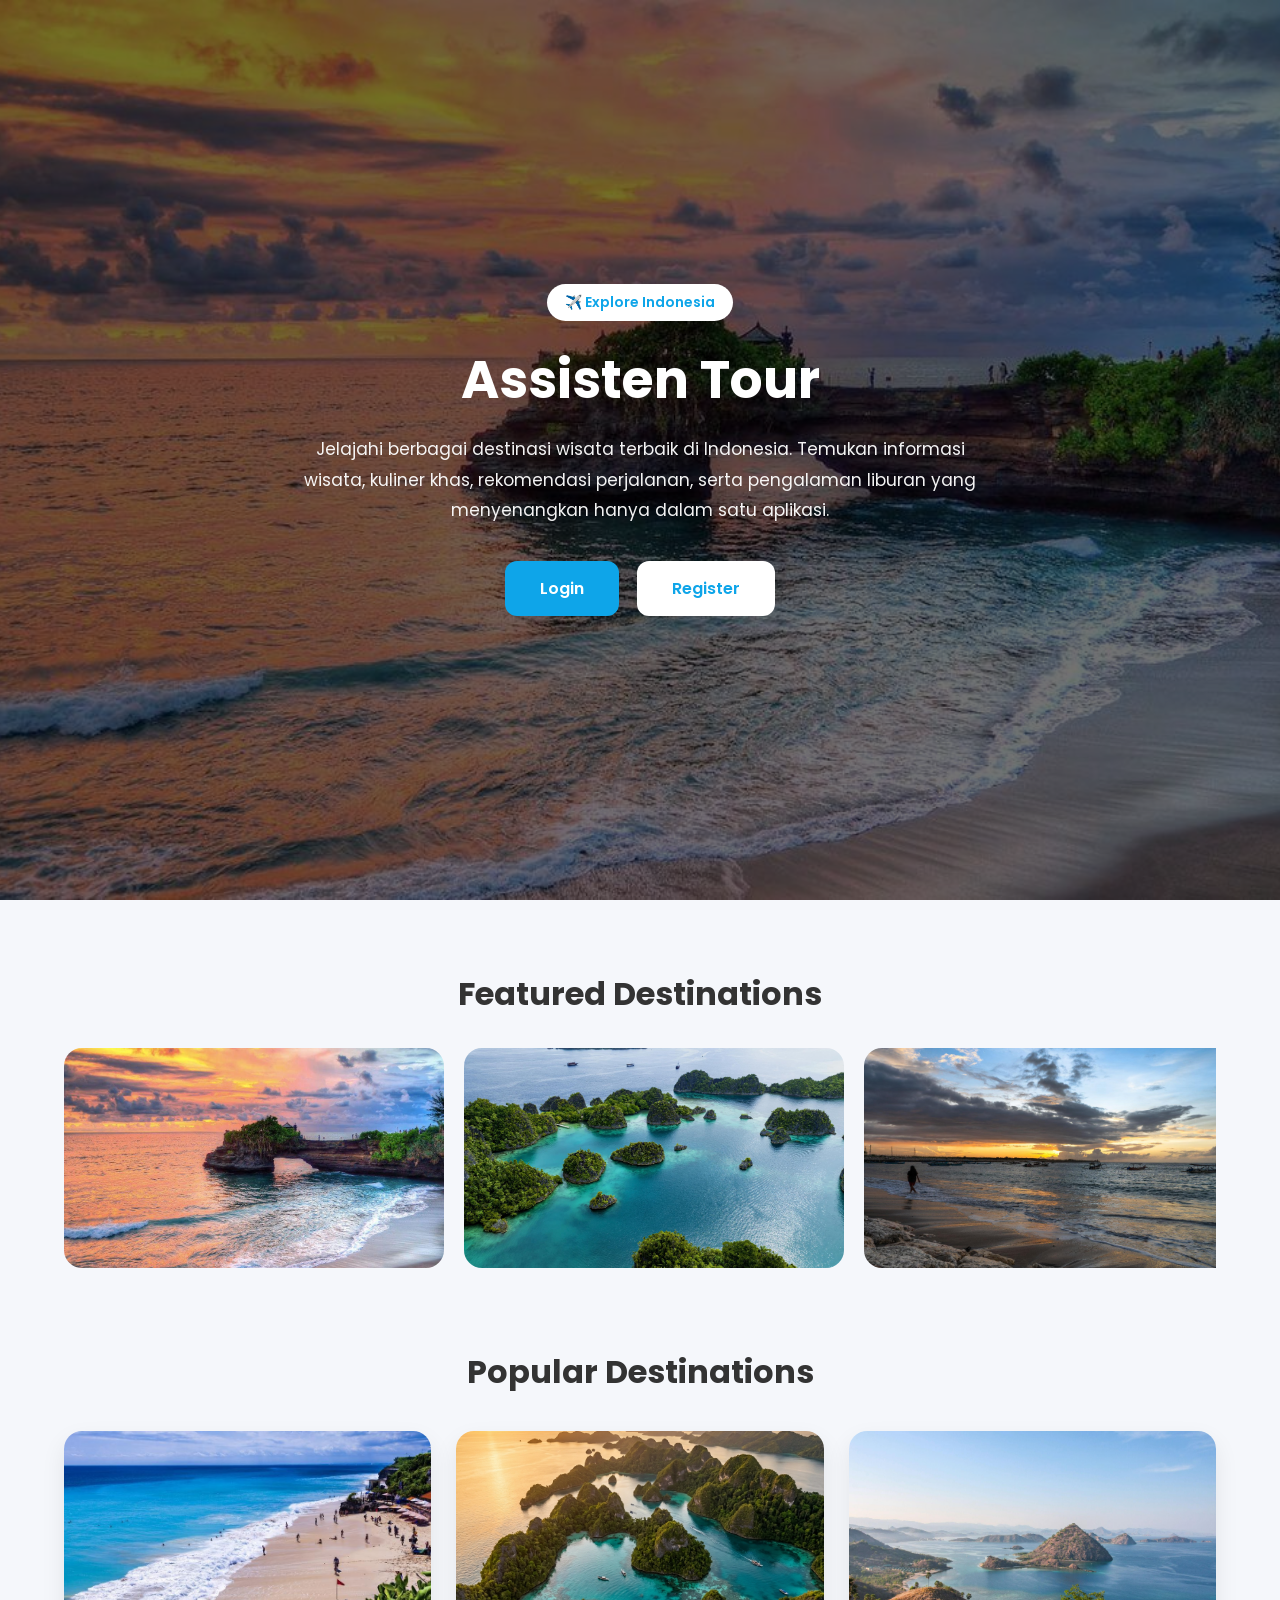
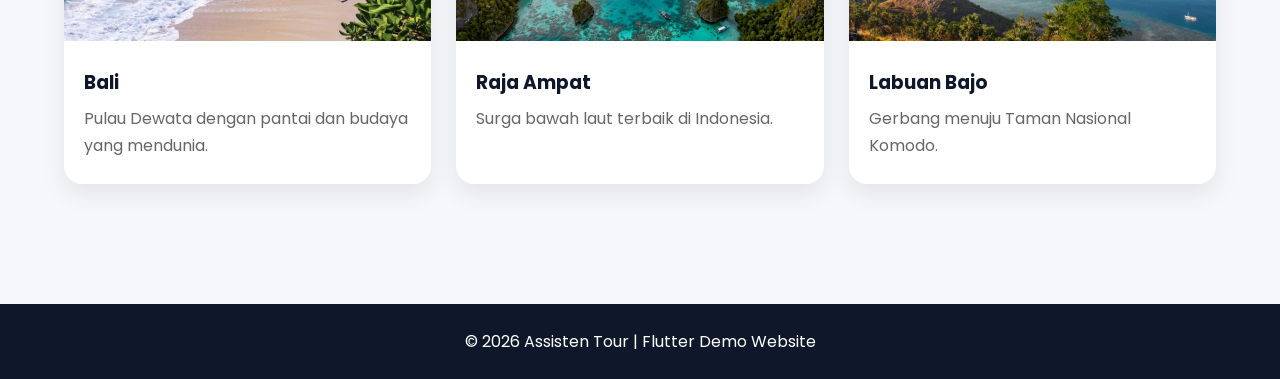
<file: index.html>
<!DOCTYPE html>
<html lang="en">

<head>

    <meta charset="UTF-8">

    <meta name="viewport" content="width=device-width, initial-scale=1.0">

    <title>Assisten Tour</title>

    <link rel="stylesheet" href="assets/css/style.css">

    <link rel="preconnect" href="https://fonts.googleapis.com">

    <link rel="preconnect" href="https://fonts.gstatic.com" crossorigin>

    <link href="https://fonts.googleapis.com/css2?family=Poppins:wght@300;400;500;600;700&display=swap"
        rel="stylesheet">

</head>

<body>

    <section class="hero">

        <div class="overlay"></div>

        <div class="hero-content">

            <span class="badge">
                ✈️ Explore Indonesia
            </span>

            <h1>
                Assisten Tour
            </h1>

            <p>
                Jelajahi berbagai destinasi wisata terbaik di Indonesia.
                Temukan informasi wisata, kuliner khas, rekomendasi perjalanan,
                serta pengalaman liburan yang menyenangkan hanya dalam satu aplikasi.
            </p>

            <div class="button-group">

                <a href="login.html" class="btn btn-primary">
                    Login
                </a>

                <a href="register.html" class="btn btn-secondary">
                    Register
                </a>

            </div>

        </div>

    </section>

    <section class="slider">

        <h2>Featured Destinations</h2>

        <div class="slider-container">

            <img src="assets/img/banner1.jpg" alt="Banner 1">

            <img src="assets/img/banner2.jpg" alt="Banner 2">

            <img src="assets/img/banner3.jpg" alt="Banner 3">

        </div>

    </section>

    <section class="preview">

        <h2>Popular Destinations</h2>

        <div class="card-container">

            <div class="card">

                <img src="assets/img/bali.jpg" alt="Bali">

                <h3>Bali</h3>

                <p>Pulau Dewata dengan pantai dan budaya yang mendunia.</p>

            </div>

            <div class="card">

                <img src="assets/img/raja_ampat.png" alt="Raja Ampat">

                <h3>Raja Ampat</h3>

                <p>Surga bawah laut terbaik di Indonesia.</p>

            </div>

            <div class="card">

                <img src="assets/img/labuan_bajo.jpg" alt="Labuan Bajo">

                <h3>Labuan Bajo</h3>

                <p>Gerbang menuju Taman Nasional Komodo.</p>

            </div>

        </div>

    </section>

    <footer>

        © 2026 Assisten Tour | Flutter Demo Website

    </footer>

    <script src="assets/js/script.js"></script>

</body>

</html>
</file>
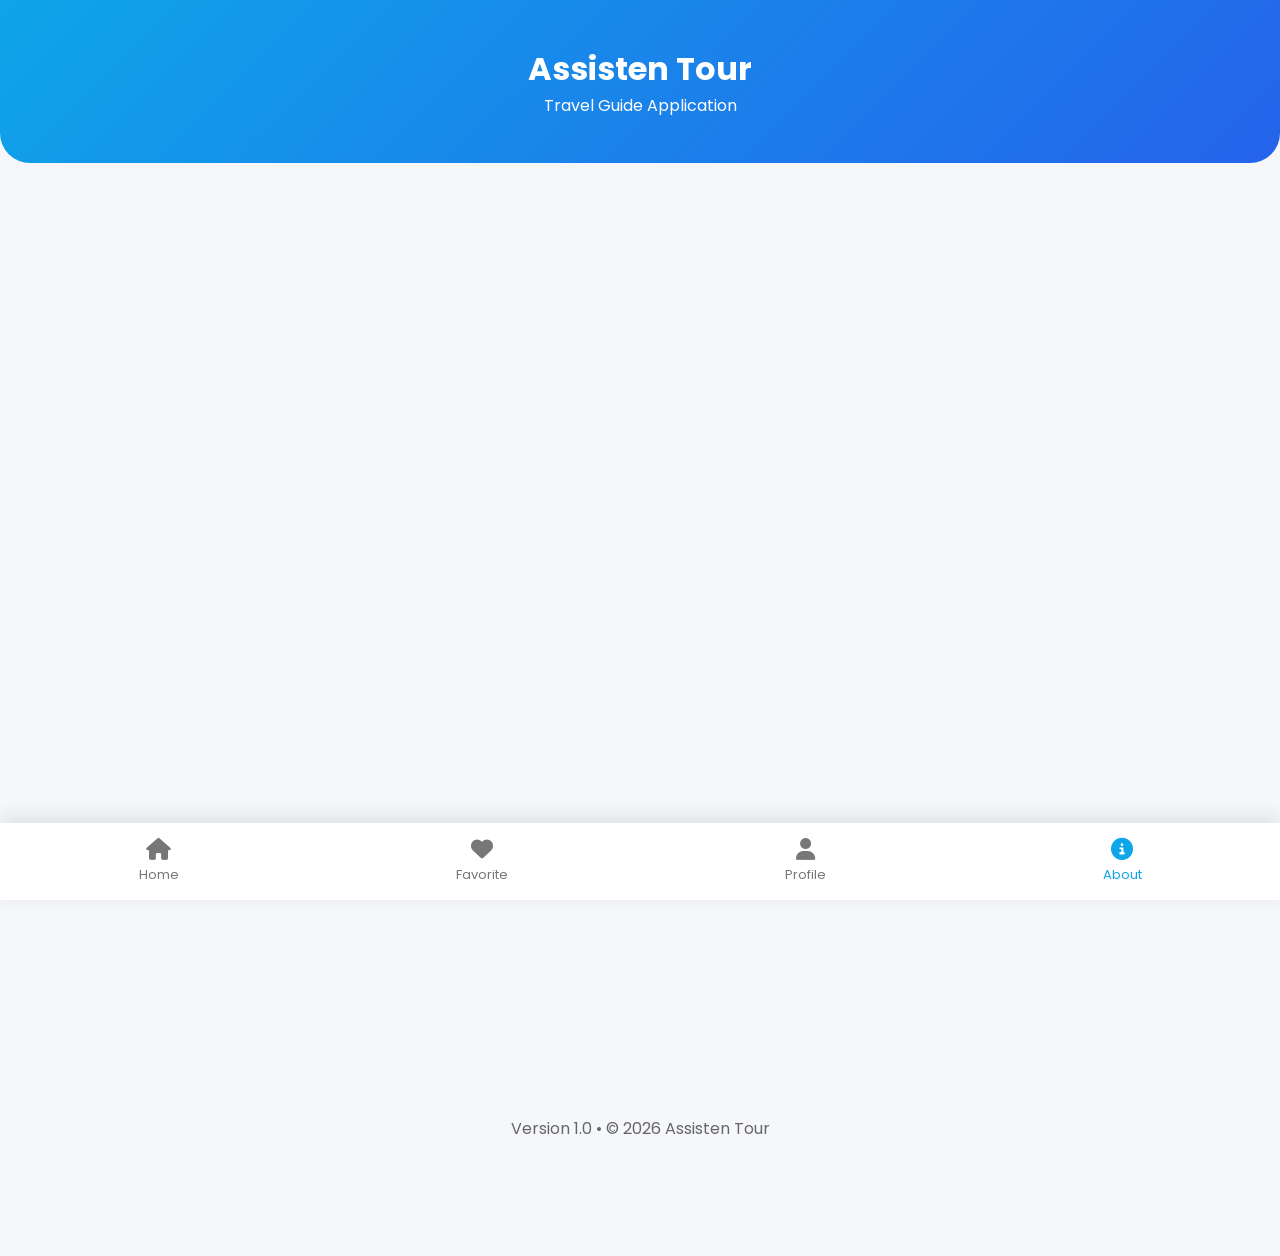
<file: about.html>
<!DOCTYPE html>
<html lang="en">

<head>

<meta charset="UTF-8">

<meta name="viewport" content="width=device-width, initial-scale=1.0">

<title>About | Assisten Tour</title>

<link rel="stylesheet" href="assets/css/style.css">

<link rel="preconnect" href="https://fonts.googleapis.com">

<link rel="preconnect" href="https://fonts.gstatic.com" crossorigin>

<link href="https://fonts.googleapis.com/css2?family=Poppins:wght@300;400;500;600;700&display=swap" rel="stylesheet">

<link rel="stylesheet"
href="https://cdnjs.cloudflare.com/ajax/libs/font-awesome/6.6.0/css/all.min.css">

<style>

body{

background:#f5f7fb;

font-family:'Poppins',sans-serif;

padding-bottom:90px;

}

header{

background:linear-gradient(135deg,#0ea5e9,#2563eb);

color:white;

padding:45px 20px;

text-align:center;

border-bottom-left-radius:30px;

border-bottom-right-radius:30px;

}

.container{

max-width:900px;

margin:auto;

padding:25px;

}

.card{

background:white;

padding:25px;

border-radius:18px;

margin-bottom:20px;

box-shadow:0 10px 25px rgba(0,0,0,.08);

}

.card h2{

color:#0ea5e9;

margin-bottom:15px;

}

.card p{

line-height:1.8;

color:#555;

}

.feature{

display:flex;

align-items:center;

margin-bottom:15px;

}

.feature i{

font-size:24px;

color:#0ea5e9;

margin-right:15px;

width:30px;

}

.tech{

display:grid;

grid-template-columns:repeat(auto-fit,minmax(120px,1fr));

gap:15px;

margin-top:20px;

}

.tech div{

background:#e0f2fe;

padding:15px;

border-radius:12px;

text-align:center;

font-weight:600;

color:#0369a1;

}

.footer{

text-align:center;

margin-top:25px;

color:#666;

}

.bottom-nav{

position:fixed;

bottom:0;

left:0;

width:100%;

background:white;

display:flex;

justify-content:space-around;

padding:15px 0;

box-shadow:0 -5px 20px rgba(0,0,0,.1);

}

.bottom-nav a{

display:flex;

flex-direction:column;

align-items:center;

text-decoration:none;

color:#777;

font-size:13px;

}

.bottom-nav a.active{

color:#0ea5e9;

}

.bottom-nav i{

font-size:22px;

margin-bottom:5px;

}

</style>

</head>

<body>

<header>

<h1>Assisten Tour</h1>

<p>Travel Guide Application</p>

</header>

<div class="container">

<div class="card">

<h2>Tentang Aplikasi</h2>

<p>

Assisten Tour merupakan aplikasi wisata yang membantu pengguna menemukan berbagai destinasi menarik di Indonesia. Pengguna dapat melihat informasi destinasi, menambahkan destinasi favorit, serta memperoleh rekomendasi tempat wisata secara mudah.

</p>

</div>

<div class="card">

<h2>Fitur Utama</h2>

<div class="feature">

<i class="fa-solid fa-map-location-dot"></i>

<span>Informasi Destinasi Wisata</span>

</div>

<div class="feature">

<i class="fa-solid fa-magnifying-glass"></i>

<span>Pencarian Destinasi</span>

</div>

<div class="feature">

<i class="fa-solid fa-heart"></i>

<span>Favorite Destination</span>

</div>

<div class="feature">

<i class="fa-solid fa-user"></i>

<span>User Profile</span>

</div>

</div>

<div class="card">

<h2>Technology</h2>

<div class="tech">

<div>HTML5</div>

<div>CSS3</div>

<div>JavaScript</div>

<div>GitHub Pages</div>

<div>Flutter UI</div>

</div>

</div>

<div class="card">

<h2>Developer</h2>

<p>

<strong>Nico Alfianto</strong><br>

Information Systems Student<br>

Universitas Bina Sarana Informatika (UBSI)

</p>

</div>

<div class="footer">

Version 1.0 • © 2026 Assisten Tour

</div>

</div>

<nav class="bottom-nav">

<a href="home.html">

<i class="fa-solid fa-house"></i>

<span>Home</span>

</a>

<a href="favorite.html">

<i class="fa-solid fa-heart"></i>

<span>Favorite</span>

</a>

<a href="profile.html">

<i class="fa-solid fa-user"></i>

<span>Profile</span>

</a>

<a href="about.html" class="active">

<i class="fa-solid fa-circle-info"></i>

<span>About</span>

</a>

</nav>

</body>

</html>
</file>
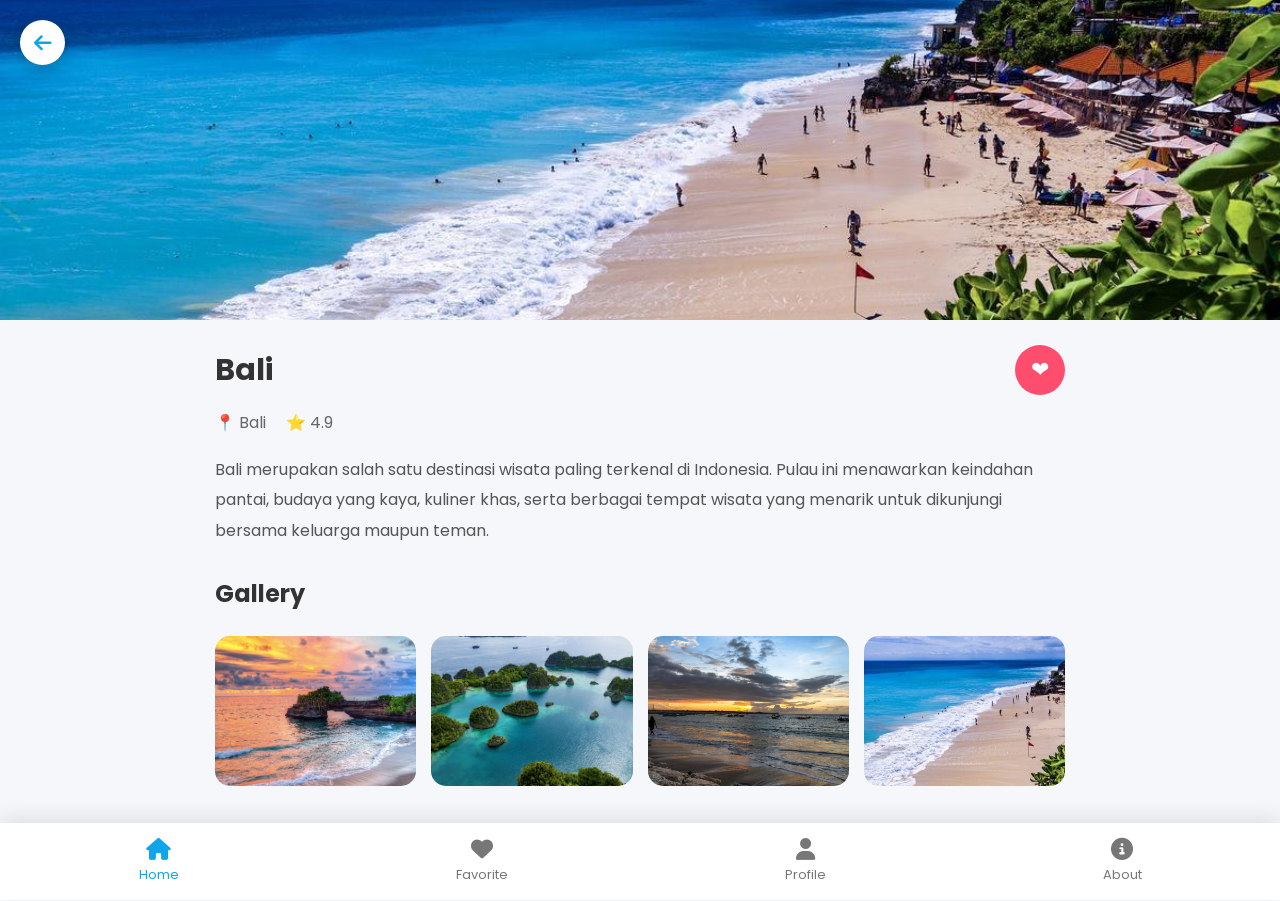
<file: detail.html>
<!DOCTYPE html>
<html lang="en">

<head>

<meta charset="UTF-8">

<meta name="viewport" content="width=device-width, initial-scale=1.0">

<title>Destination Detail | Assisten Tour</title>

<link rel="stylesheet" href="assets/css/style.css">

<link rel="preconnect" href="https://fonts.googleapis.com">

<link rel="preconnect" href="https://fonts.gstatic.com" crossorigin>

<link href="https://fonts.googleapis.com/css2?family=Poppins:wght@300;400;500;600;700&display=swap" rel="stylesheet">

<link rel="stylesheet"
href="https://cdnjs.cloudflare.com/ajax/libs/font-awesome/6.6.0/css/all.min.css">

<style>

body{

background:#f5f7fb;

padding-bottom:90px;

}

.hero-image{

width:100%;

height:320px;

overflow:hidden;

position:relative;

}

.hero-image img{

width:100%;

height:100%;

object-fit:cover;

}

.back-btn{

position:absolute;

top:20px;

left:20px;

width:45px;

height:45px;

background:white;

border-radius:50%;

display:flex;

justify-content:center;

align-items:center;

text-decoration:none;

color:#0ea5e9;

font-size:20px;

box-shadow:0 5px 15px rgba(0,0,0,.2);

}

.content{

max-width:900px;

margin:auto;

padding:25px;

}

.title{

display:flex;

justify-content:space-between;

align-items:center;

margin-bottom:15px;

}

.title h1{

font-size:30px;

}

.favorite{

background:#ff4d6d;

color:white;

border:none;

width:50px;

height:50px;

border-radius:50%;

font-size:22px;

cursor:pointer;

}

.info{

display:flex;

gap:20px;

flex-wrap:wrap;

margin-bottom:20px;

color:#666;

}

.description{

line-height:1.9;

color:#555;

margin-bottom:30px;

}

.gallery{

display:grid;

grid-template-columns:repeat(auto-fit,minmax(180px,1fr));

gap:15px;

}

.gallery img{

width:100%;

height:150px;

object-fit:cover;

border-radius:15px;

transition:.3s;

cursor:pointer;

}

.gallery img:hover{

transform:scale(1.05);

}

.bottom-nav{

position:fixed;

bottom:0;

left:0;

width:100%;

display:flex;

justify-content:space-around;

background:white;

padding:15px 0;

box-shadow:0 -5px 20px rgba(0,0,0,.1);

}

.bottom-nav a{

text-decoration:none;

color:#777;

display:flex;

flex-direction:column;

align-items:center;

font-size:13px;

}

.bottom-nav a.active{

color:#0ea5e9;

}

.bottom-nav i{

font-size:22px;

margin-bottom:5px;

}

</style>

</head>

<body>

<div class="hero-image">

<img src="assets/img/bali.jpg" id="heroImage">

<a href="home.html" class="back-btn">

<i class="fa-solid fa-arrow-left"></i>

</a>

</div>

<div class="content">

<div class="title">

<h1 id="title">

Bali

</h1>

<button class="favorite" id="favBtn">

❤

</button>

</div>

<div class="info">

<div>

📍 <span id="location">Bali</span>

</div>

<div>

⭐ <span id="rating">4.9</span>

</div>

</div>

<p class="description" id="description">

Bali merupakan salah satu destinasi wisata paling terkenal di Indonesia.
Pulau ini menawarkan keindahan pantai, budaya yang kaya, kuliner khas,
serta berbagai tempat wisata yang menarik untuk dikunjungi bersama keluarga
maupun teman.

</p>

<h2>Gallery</h2>

<br>

<div class="gallery">

<img src="assets/img/banner1.jpg">

<img src="assets/img/banner2.jpg">

<img src="assets/img/banner3.jpg">

<img src="assets/img/bali.jpg">

</div>

</div>

<nav class="bottom-nav">

<a href="home.html" class="active">

<i class="fa-solid fa-house"></i>

<span>Home</span>

</a>

<a href="favorite.html">

<i class="fa-solid fa-heart"></i>

<span>Favorite</span>

</a>

<a href="profile.html">

<i class="fa-solid fa-user"></i>

<span>Profile</span>

</a>

<a href="about.html">

<i class="fa-solid fa-circle-info"></i>

<span>About</span>

</a>

</nav>

<script>

const data={

bali:{
title:"Bali",
image:"assets/img/bali.jpg",
location:"Bali",
rating:"4.9",
description:"Bali terkenal dengan pantai, budaya, pura, sunset, dan keramahan masyarakatnya."
},

bromo:{
title:"Gunung Bromo",
image:"assets/img/bromo.jpg",
location:"Jawa Timur",
rating:"4.8",
description:"Gunung Bromo menawarkan pemandangan matahari terbit yang menjadi favorit wisatawan."
},

borobudur:{
title:"Candi Borobudur",
image:"assets/img/borobudur.png",
location:"Jawa Tengah",
rating:"4.8",
description:"Borobudur merupakan candi Buddha terbesar di dunia dan warisan budaya UNESCO."
},

raja_ampat:{
title:"Raja Ampat",
image:"assets/img/raja_ampat.png",
location:"Papua Barat",
rating:"5.0",
description:"Raja Ampat dikenal sebagai salah satu surga bawah laut terbaik di dunia."
}

};

const params=new URLSearchParams(window.location.search);

const id=params.get("id");

if(data[id]){

document.getElementById("title").innerHTML=data[id].title;

document.getElementById("heroImage").src=data[id].image;

document.getElementById("location").innerHTML=data[id].location;

document.getElementById("rating").innerHTML=data[id].rating;

document.getElementById("description").innerHTML=data[id].description;

}

const fav=document.getElementById("favBtn");

fav.onclick=function(){

let favorites=JSON.parse(localStorage.getItem("favorites"))||[];

if(!favorites.find(item=>item.id===id)){

favorites.push({

id:id,

title:data[id].title,

image:data[id].image,

location:data[id].location

});

localStorage.setItem("favorites",JSON.stringify(favorites));

alert("Berhasil ditambahkan ke Favorite ❤️");

}else{

alert("Destinasi sudah ada di Favorite.");

}

};

</script>

</body>

</html>
</file>
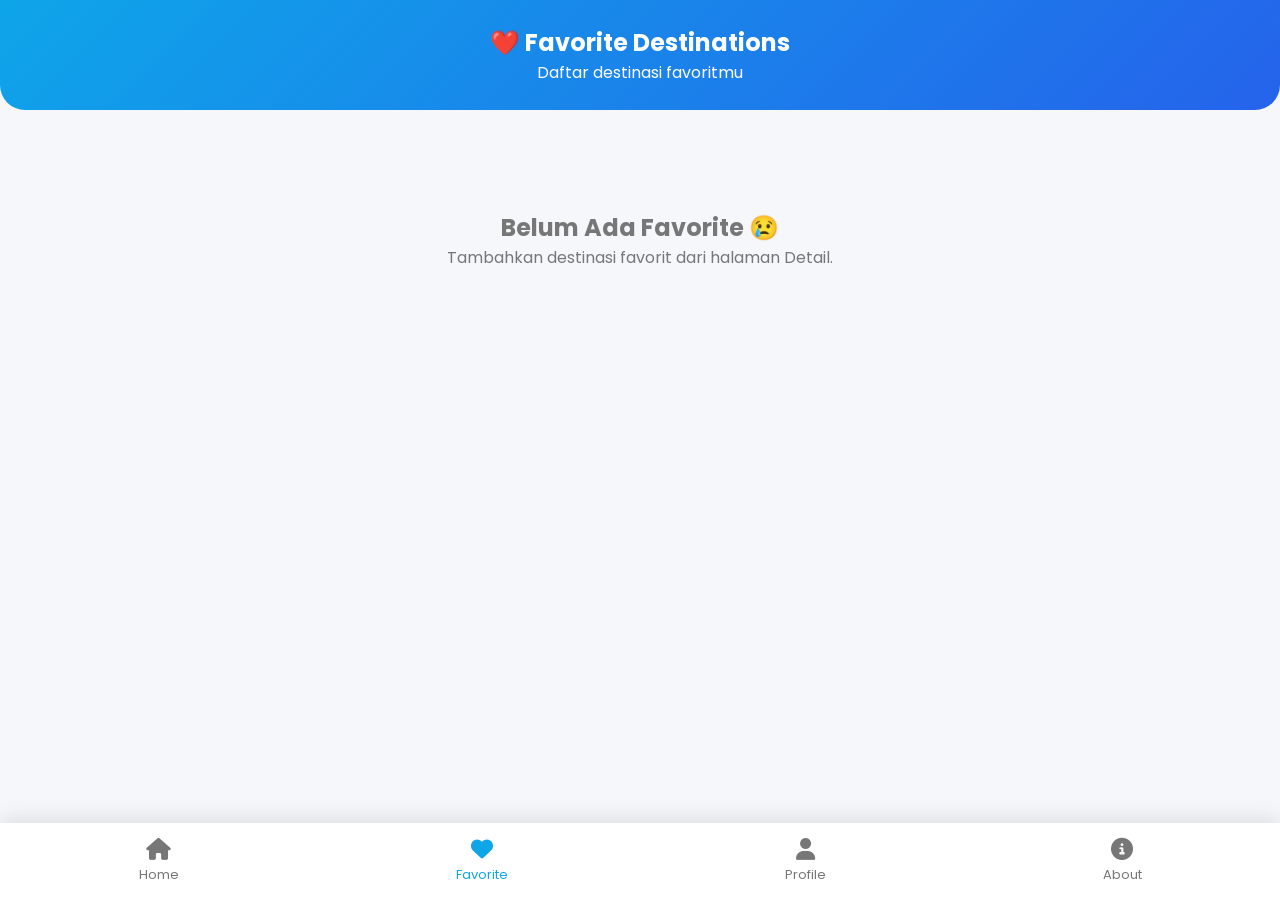
<file: favorite.html>
<!DOCTYPE html>
<html lang="en">

<head>

<meta charset="UTF-8">

<meta name="viewport" content="width=device-width, initial-scale=1.0">

<title>Favorite | Assisten Tour</title>

<link rel="stylesheet" href="assets/css/style.css">

<link rel="preconnect" href="https://fonts.googleapis.com">

<link rel="preconnect" href="https://fonts.gstatic.com" crossorigin>

<link href="https://fonts.googleapis.com/css2?family=Poppins:wght@300;400;500;600;700&display=swap" rel="stylesheet">

<link rel="stylesheet"
href="https://cdnjs.cloudflare.com/ajax/libs/font-awesome/6.6.0/css/all.min.css">

<style>

body{

background:#f5f7fb;

padding-bottom:90px;

font-family:'Poppins',sans-serif;

}

header{

background:linear-gradient(135deg,#0ea5e9,#2563eb);

color:white;

padding:25px;

text-align:center;

border-bottom-left-radius:25px;

border-bottom-right-radius:25px;

}

.container{

padding:20px;

max-width:1100px;

margin:auto;

}

.grid{

display:grid;

grid-template-columns:repeat(auto-fit,minmax(250px,1fr));

gap:20px;

}

.card{

background:white;

border-radius:18px;

overflow:hidden;

box-shadow:0 10px 20px rgba(0,0,0,.08);

}

.card img{

width:100%;

height:180px;

object-fit:cover;

}

.card-content{

padding:15px;

}

.card-content h3{

margin-bottom:8px;

}

.card-content p{

color:#666;

margin-bottom:15px;

}

.btn{

display:inline-block;

background:#0ea5e9;

color:white;

padding:10px 18px;

border-radius:8px;

text-decoration:none;

}

.empty{

text-align:center;

padding:80px 20px;

color:#777;

}

.bottom-nav{

position:fixed;

bottom:0;

left:0;

width:100%;

display:flex;

justify-content:space-around;

background:white;

padding:15px 0;

box-shadow:0 -5px 20px rgba(0,0,0,.1);

}

.bottom-nav a{

display:flex;

flex-direction:column;

align-items:center;

text-decoration:none;

color:#777;

font-size:13px;

}

.bottom-nav a.active{

color:#0ea5e9;

}

.bottom-nav i{

font-size:22px;

margin-bottom:5px;

}

</style>

</head>

<body>

<header>

<h2>❤️ Favorite Destinations</h2>

<p>Daftar destinasi favoritmu</p>

</header>

<div class="container">

<div id="favoriteList" class="grid"></div>

</div>

<nav class="bottom-nav">

<a href="home.html">

<i class="fa-solid fa-house"></i>

<span>Home</span>

</a>

<a href="favorite.html" class="active">

<i class="fa-solid fa-heart"></i>

<span>Favorite</span>

</a>

<a href="profile.html">

<i class="fa-solid fa-user"></i>

<span>Profile</span>

</a>

<a href="about.html">

<i class="fa-solid fa-circle-info"></i>

<span>About</span>

</a>

</nav>

<script>

const container=document.getElementById("favoriteList");

let favorites=JSON.parse(localStorage.getItem("favorites"))||[];

if(favorites.length===0){

container.innerHTML=`
<div class="empty">

<h2>Belum Ada Favorite 😢</h2>

<p>Tambahkan destinasi favorit dari halaman Detail.</p>

</div>
`;

}else{

favorites.forEach(item=>{

container.innerHTML+=`

<div class="card">

<img src="${item.image}">

<div class="card-content">

<h3>${item.title}</h3>

<p>📍 ${item.location}</p>

<a href="detail.html?id=${item.id}" class="btn">

Lihat Detail

</a>

</div>

</div>

`;

});

}

</script>

</body>

</html>
</file>
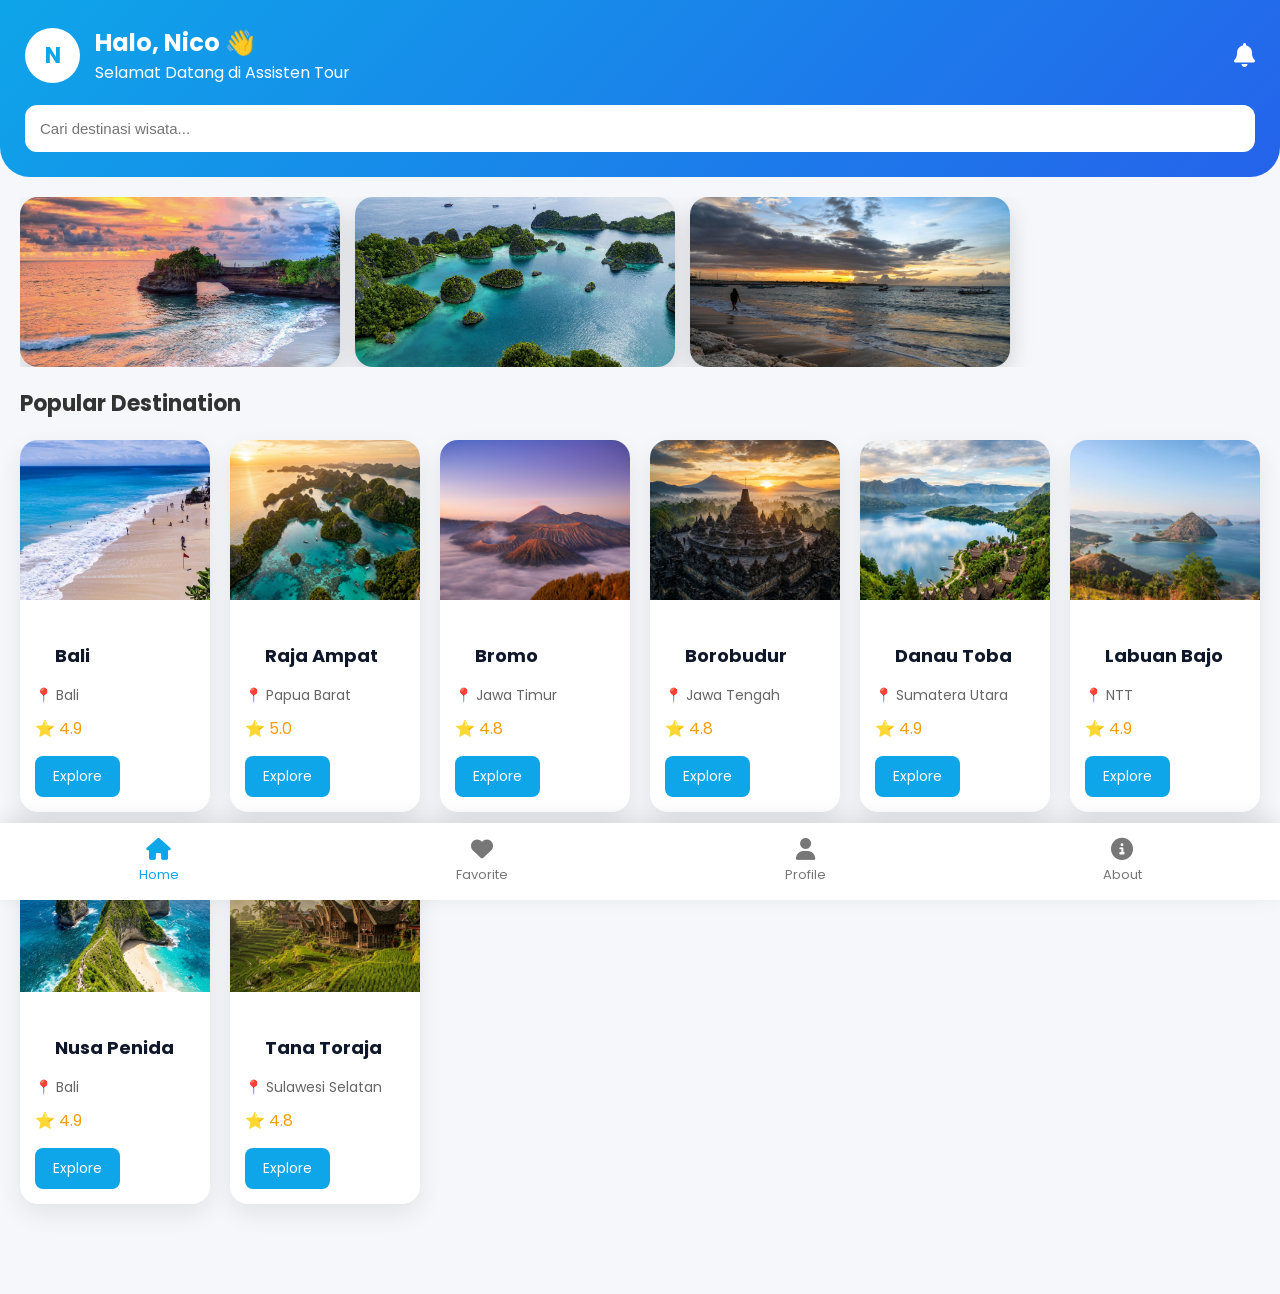
<file: home.html>
<!DOCTYPE html>
<html lang="en">

<head>

<meta charset="UTF-8">

<meta name="viewport" content="width=device-width, initial-scale=1.0">

<title>Home | Assisten Tour</title>

<link rel="stylesheet" href="assets/css/style.css">

<link rel="preconnect" href="https://fonts.googleapis.com">

<link rel="preconnect" href="https://fonts.gstatic.com" crossorigin>

<link href="https://fonts.googleapis.com/css2?family=Poppins:wght@300;400;500;600;700&display=swap" rel="stylesheet">

<link rel="stylesheet"
href="https://cdnjs.cloudflare.com/ajax/libs/font-awesome/6.6.0/css/all.min.css">

<style>

body{
background:#f5f7fb;
padding-bottom:90px;
}

header{

background:linear-gradient(135deg,#0ea5e9,#2563eb);

padding:25px;

color:white;

border-bottom-left-radius:30px;

border-bottom-right-radius:30px;

}

.header-top{

display:flex;

justify-content:space-between;

align-items:center;

}

.profile{

display:flex;

align-items:center;

gap:15px;

}

.avatar{

width:55px;

height:55px;

border-radius:50%;

background:white;

display:flex;

justify-content:center;

align-items:center;

font-size:22px;

color:#0ea5e9;

font-weight:bold;

}

.search{

margin-top:20px;

}

.search input{

width:100%;

padding:15px;

border:none;

border-radius:12px;

outline:none;

font-size:15px;

}

.banner{

margin:20px;

display:flex;

gap:15px;

overflow-x:auto;

scroll-behavior:smooth;

}

.banner img{

width:320px;

height:170px;

border-radius:18px;

object-fit:cover;

flex-shrink:0;

box-shadow:0 10px 25px rgba(0,0,0,.15);

}

.section-title{

padding:0 20px;

margin:20px 0;

display:flex;

justify-content:space-between;

align-items:center;

}

.section-title h2{

font-size:22px;

}

.grid{

display:grid;

grid-template-columns:repeat(auto-fit,minmax(180px,1fr));

gap:20px;

padding:0 20px;

}

.card{

background:white;

border-radius:18px;

overflow:hidden;

box-shadow:0 10px 25px rgba(0,0,0,.08);

transition:.3s;

}

.card:hover{

transform:translateY(-5px);

}

.card img{

width:100%;

height:160px;

object-fit:cover;

}

.card-content{

padding:15px;

}

.card-content h3{

font-size:18px;

margin-bottom:8px;

}

.location{

font-size:14px;

color:#666;

margin-bottom:10px;

}

.rating{

color:#f59e0b;

margin-bottom:15px;

}

.explore{

display:inline-block;

background:#0ea5e9;

color:white;

text-decoration:none;

padding:10px 18px;

border-radius:8px;

font-size:14px;

transition:.3s;

}

.explore:hover{

background:#0284c7;

}

.bottom-nav{

position:fixed;

left:0;

bottom:0;

width:100%;

background:white;

display:flex;

justify-content:space-around;

padding:15px 0;

box-shadow:0 -5px 20px rgba(0,0,0,.1);

z-index:100;

}

.bottom-nav a{

text-decoration:none;

color:#777;

display:flex;

flex-direction:column;

align-items:center;

font-size:13px;

}

.bottom-nav a.active{

color:#0ea5e9;

}

.bottom-nav i{

font-size:22px;

margin-bottom:5px;

}

</style>

</head>

<body>

<header>

<div class="header-top">

<div class="profile">

<div class="avatar">

N

</div>

<div>

<h2>Halo, Nico 👋</h2>

<p>Selamat Datang di Assisten Tour</p>

</div>

</div>

<i class="fa-solid fa-bell fa-xl"></i>

</div>

<div class="search">

<input
type="text"
id="searchInput"
placeholder="Cari destinasi wisata...">

</div>

</header>

<div class="banner">

<img src="assets/img/banner1.jpg">

<img src="assets/img/banner2.jpg">

<img src="assets/img/banner3.jpg">

</div>

<div class="section-title">

<h2>Popular Destination</h2>

</div>

<div class="grid" id="destinationGrid">


<!-- Bali -->
<div class="card">

    <img src="assets/img/bali.jpg" alt="Bali">

    <div class="card-content">

        <h3>Bali</h3>

        <div class="location">
            📍 Bali
        </div>

        <div class="rating">
            ⭐ 4.9
        </div>

        <a href="detail.html?id=bali" class="explore">
            Explore
        </a>

    </div>

</div>

<!-- Raja Ampat -->
<div class="card">

    <img src="assets/img/raja_ampat.png" alt="Raja Ampat">

    <div class="card-content">

        <h3>Raja Ampat</h3>

        <div class="location">
            📍 Papua Barat
        </div>

        <div class="rating">
            ⭐ 5.0
        </div>

        <a href="detail.html?id=raja_ampat" class="explore">
            Explore
        </a>

    </div>

</div>

<!-- Bromo -->
<div class="card">

    <img src="assets/img/bromo.jpg" alt="Bromo">

    <div class="card-content">

        <h3>Bromo</h3>

        <div class="location">
            📍 Jawa Timur
        </div>

        <div class="rating">
            ⭐ 4.8
        </div>

        <a href="detail.html?id=bromo" class="explore">
            Explore
        </a>

    </div>

</div>

<!-- Borobudur -->
<div class="card">

    <img src="assets/img/borobudur.png" alt="Borobudur">

    <div class="card-content">

        <h3>Borobudur</h3>

        <div class="location">
            📍 Jawa Tengah
        </div>

        <div class="rating">
            ⭐ 4.8
        </div>

        <a href="detail.html?id=borobudur" class="explore">
            Explore
        </a>

    </div>

</div>

<!-- Danau Toba -->
<div class="card">

    <img src="assets/img/danau_toba.png" alt="Danau Toba">

    <div class="card-content">

        <h3>Danau Toba</h3>

        <div class="location">
            📍 Sumatera Utara
        </div>

        <div class="rating">
            ⭐ 4.9
        </div>

        <a href="detail.html?id=danau_toba" class="explore">
            Explore
        </a>

    </div>

</div>

<!-- Labuan Bajo -->
<div class="card">

    <img src="assets/img/labuan_bajo.jpg" alt="Labuan Bajo">

    <div class="card-content">

        <h3>Labuan Bajo</h3>

        <div class="location">
            📍 NTT
        </div>

        <div class="rating">
            ⭐ 4.9
        </div>

        <a href="detail.html?id=labuan_bajo" class="explore">
            Explore
        </a>

    </div>

</div>

<!-- Nusa Penida -->
<div class="card">

    <img src="assets/img/nusa_penida.png" alt="Nusa Penida">

    <div class="card-content">

        <h3>Nusa Penida</h3>

        <div class="location">
            📍 Bali
        </div>

        <div class="rating">
            ⭐ 4.9
        </div>

        <a href="detail.html?id=nusa_penida" class="explore">
            Explore
        </a>

    </div>

</div>

<!-- Tana Toraja -->
<div class="card">

    <img src="assets/img/tana_toraja.png" alt="Tana Toraja">

    <div class="card-content">

        <h3>Tana Toraja</h3>

        <div class="location">
            📍 Sulawesi Selatan
        </div>

        <div class="rating">
            ⭐ 4.8
        </div>

        <a href="detail.html?id=tana_toraja" class="explore">
            Explore
        </a>

    </div>

</div>

</div>

<nav class="bottom-nav">

    <a href="home.html" class="active">
        <i class="fa-solid fa-house"></i>
        <span>Home</span>
    </a>

    <a href="favorite.html">
        <i class="fa-solid fa-heart"></i>
        <span>Favorite</span>
    </a>

    <a href="profile.html">
        <i class="fa-solid fa-user"></i>
        <span>Profile</span>
    </a>

    <a href="about.html">
        <i class="fa-solid fa-circle-info"></i>
        <span>About</span>
    </a>

</nav>

<script src="assets/js/script.js"></script>

<script>

const searchInput = document.getElementById("searchInput");

const cards = document.querySelectorAll(".card");

searchInput.addEventListener("keyup", function(){

    let keyword = this.value.toLowerCase();

    cards.forEach(card=>{

        let title = card.querySelector("h3").textContent.toLowerCase();

        if(title.includes(keyword)){

            card.style.display="block";

        }else{

            card.style.display="none";

        }

    });

});

const banner=document.querySelector(".banner");

let scrollPos=0;

setInterval(()=>{

scrollPos+=335;

if(scrollPos>=banner.scrollWidth-banner.clientWidth){

scrollPos=0;

}

banner.scrollTo({

left:scrollPos,

behavior:"smooth"

});

},3000);

</script>

</body>

</html>
</file>
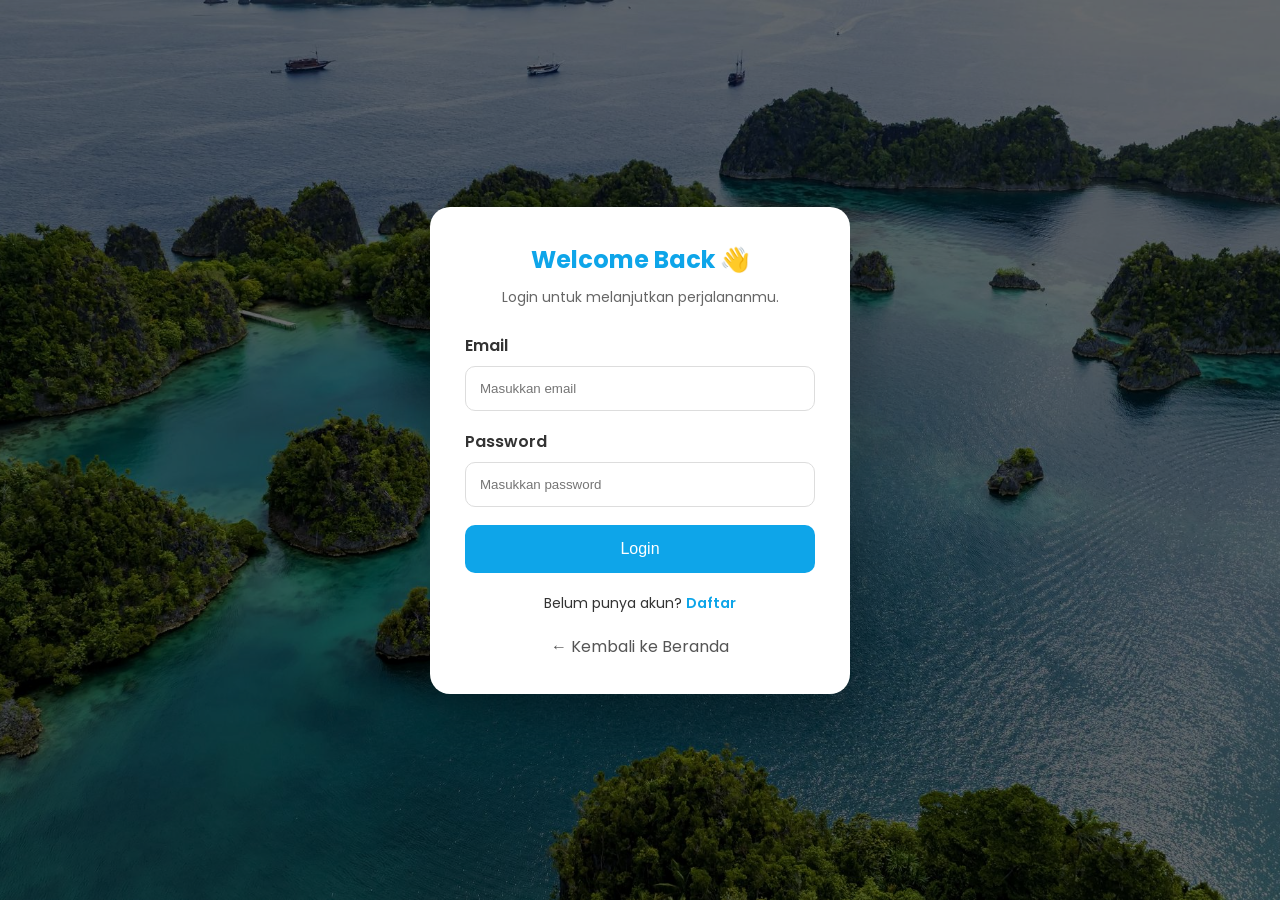
<file: login.html>
<!DOCTYPE html>
<html lang="en">

<head>

    <meta charset="UTF-8">

    <meta name="viewport" content="width=device-width, initial-scale=1.0">

    <title>Login - Assisten Tour</title>

    <link rel="stylesheet" href="assets/css/style.css">

    <link rel="preconnect" href="https://fonts.googleapis.com">

    <link rel="preconnect" href="https://fonts.gstatic.com" crossorigin>

    <link href="https://fonts.googleapis.com/css2?family=Poppins:wght@300;400;500;600;700&display=swap"
        rel="stylesheet">

    <style>

        body{

            background:url("assets/img/banner2.jpg") center center/cover no-repeat fixed;

            display:flex;

            justify-content:center;

            align-items:center;

            min-height:100vh;

        }

        .bg-overlay{

            position:fixed;

            inset:0;

            background:rgba(0,0,0,.55);

        }

        .login-card{

            position:relative;

            z-index:2;

            width:90%;

            max-width:420px;

            background:white;

            padding:35px;

            border-radius:20px;

            box-shadow:0 20px 50px rgba(0,0,0,.25);

            animation:fadeUp .8s;

        }

        .login-card h2{

            text-align:center;

            color:#0ea5e9;

            margin-bottom:10px;

        }

        .login-card p{

            text-align:center;

            color:#666;

            margin-bottom:25px;

            font-size:14px;

        }

        .form-group{

            margin-bottom:18px;

        }

        .form-group label{

            display:block;

            margin-bottom:8px;

            font-weight:600;

        }

        .form-group input{

            width:100%;

            padding:14px;

            border:1px solid #ddd;

            border-radius:10px;

            outline:none;

            transition:.3s;

        }

        .form-group input:focus{

            border-color:#0ea5e9;

        }

        .login-btn{

            width:100%;

            background:#0ea5e9;

            color:white;

            border:none;

            padding:15px;

            border-radius:10px;

            font-size:16px;

            cursor:pointer;

            transition:.3s;

        }

        .login-btn:hover{

            background:#0284c7;

        }

        .bottom-link{

            margin-top:20px;

            text-align:center;

            font-size:14px;

        }

        .bottom-link a{

            color:#0ea5e9;

            text-decoration:none;

            font-weight:600;

        }

        .back-home{

            display:block;

            margin-top:20px;

            text-align:center;

            text-decoration:none;

            color:#555;

        }

    </style>

</head>

<body>

<div class="bg-overlay"></div>

<div class="login-card">

<h2>Welcome Back 👋</h2>

<p>Login untuk melanjutkan perjalananmu.</p>

<form id="loginForm">

<div class="form-group">

<label>Email</label>

<input type="email" id="email" placeholder="Masukkan email">

</div>

<div class="form-group">

<label>Password</label>

<input type="password" id="password" placeholder="Masukkan password">

</div>

<button class="login-btn" type="submit">

Login

</button>

</form>

<div class="bottom-link">

Belum punya akun?

<a href="register.html">

Daftar

</a>

</div>

<a href="index.html" class="back-home">

← Kembali ke Beranda

</a>

</div>

<script>

document.getElementById("loginForm").addEventListener("submit",function(e){

e.preventDefault();

let email=document.getElementById("email").value;

let password=document.getElementById("password").value;

if(email===""||password===""){

alert("Silakan isi email dan password.");

return;

}

alert("Login berhasil (Demo Mode)");

window.location.href="home.html";

});

</script>

</body>

</html>
</file>
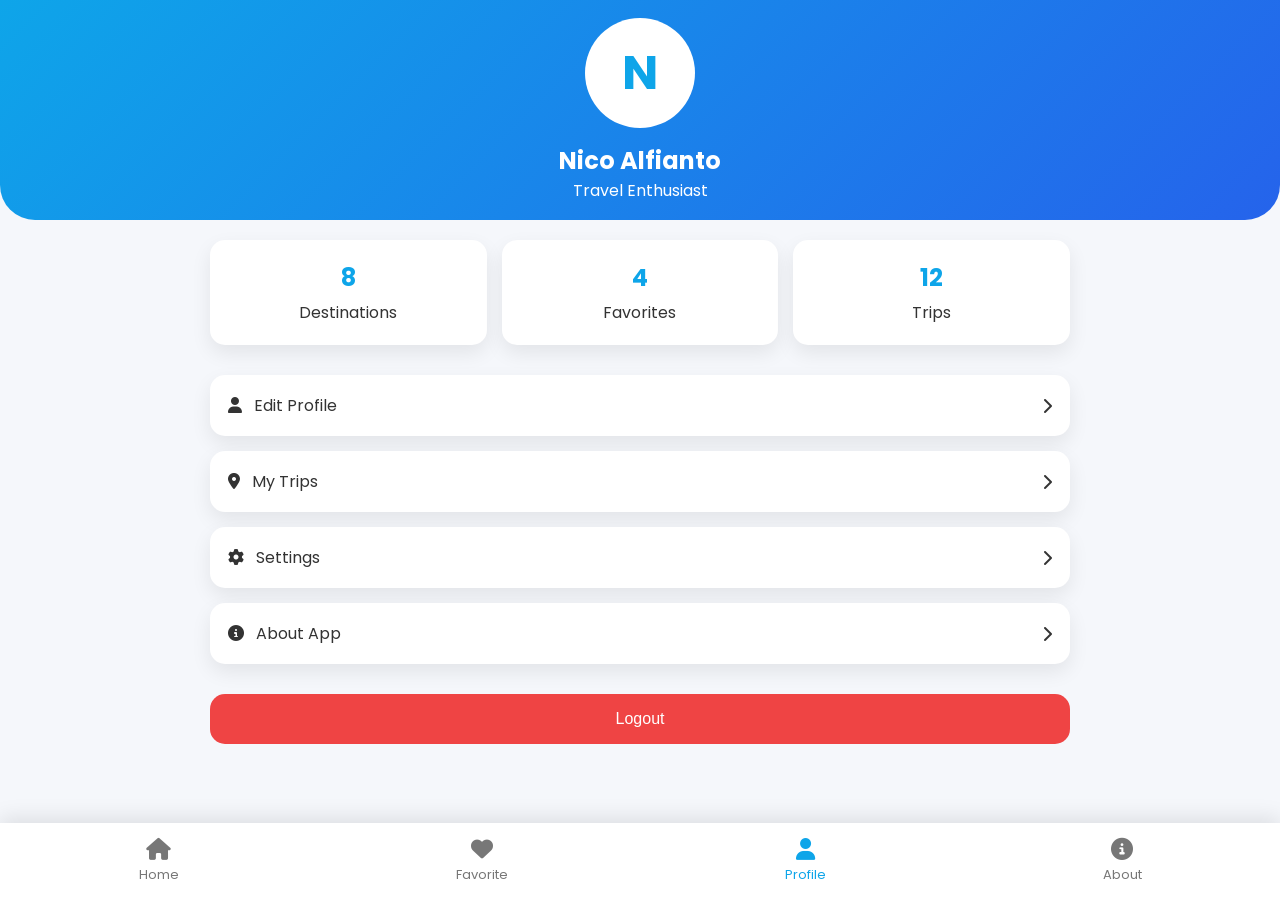
<file: profile.html>
<!DOCTYPE html>
<html lang="en">

<head>

<meta charset="UTF-8">

<meta name="viewport" content="width=device-width, initial-scale=1.0">

<title>Profile | Assisten Tour</title>

<link rel="stylesheet" href="assets/css/style.css">

<link rel="preconnect" href="https://fonts.googleapis.com">

<link rel="preconnect" href="https://fonts.gstatic.com" crossorigin>

<link href="https://fonts.googleapis.com/css2?family=Poppins:wght@300;400;500;600;700&display=swap" rel="stylesheet">

<link rel="stylesheet"
href="https://cdnjs.cloudflare.com/ajax/libs/font-awesome/6.6.0/css/all.min.css">

<style>

body{

background:#f5f7fb;

padding-bottom:90px;

font-family:'Poppins',sans-serif;

}

header{

background:linear-gradient(135deg,#0ea5e9,#2563eb);

height:220px;

border-bottom-left-radius:35px;

border-bottom-right-radius:35px;

display:flex;

justify-content:center;

align-items:center;

flex-direction:column;

color:white;

}

.avatar{

width:110px;

height:110px;

border-radius:50%;

background:white;

display:flex;

justify-content:center;

align-items:center;

font-size:48px;

color:#0ea5e9;

font-weight:bold;

margin-bottom:15px;

}

.container{

padding:20px;

max-width:900px;

margin:auto;

}

.stats{

display:grid;

grid-template-columns:repeat(3,1fr);

gap:15px;

margin-bottom:30px;

}

.stat{

background:white;

padding:20px;

border-radius:15px;

text-align:center;

box-shadow:0 8px 20px rgba(0,0,0,.08);

}

.stat h2{

color:#0ea5e9;

margin-bottom:5px;

}

.menu{

display:flex;

flex-direction:column;

gap:15px;

}

.menu a{

background:white;

padding:18px;

border-radius:15px;

text-decoration:none;

color:#333;

display:flex;

justify-content:space-between;

align-items:center;

box-shadow:0 8px 20px rgba(0,0,0,.08);

transition:.3s;

}

.menu a:hover{

transform:translateX(6px);

}

.logout{

margin-top:30px;

width:100%;

padding:16px;

border:none;

border-radius:15px;

background:#ef4444;

color:white;

font-size:16px;

cursor:pointer;

}

.bottom-nav{

position:fixed;

bottom:0;

left:0;

width:100%;

background:white;

display:flex;

justify-content:space-around;

padding:15px 0;

box-shadow:0 -5px 20px rgba(0,0,0,.1);

}

.bottom-nav a{

display:flex;

flex-direction:column;

align-items:center;

text-decoration:none;

color:#777;

font-size:13px;

}

.bottom-nav a.active{

color:#0ea5e9;

}

.bottom-nav i{

font-size:22px;

margin-bottom:5px;

}

</style>

</head>

<body>

<header>

<div class="avatar">

N

</div>

<h2>Nico Alfianto</h2>

<p>Travel Enthusiast</p>

</header>

<div class="container">

<div class="stats">

<div class="stat">

<h2>8</h2>

<p>Destinations</p>

</div>

<div class="stat">

<h2>4</h2>

<p>Favorites</p>

</div>

<div class="stat">

<h2>12</h2>

<p>Trips</p>

</div>

</div>

<div class="menu">

<a href="#">

<span>

<i class="fa-solid fa-user"></i>

&nbsp; Edit Profile

</span>

<i class="fa-solid fa-chevron-right"></i>

</a>

<a href="#">

<span>

<i class="fa-solid fa-location-dot"></i>

&nbsp; My Trips

</span>

<i class="fa-solid fa-chevron-right"></i>

</a>

<a href="#">

<span>

<i class="fa-solid fa-gear"></i>

&nbsp; Settings

</span>

<i class="fa-solid fa-chevron-right"></i>

</a>

<a href="about.html">

<span>

<i class="fa-solid fa-circle-info"></i>

&nbsp; About App

</span>

<i class="fa-solid fa-chevron-right"></i>

</a>

</div>

<button class="logout" onclick="logout()">

Logout

</button>

</div>

<nav class="bottom-nav">

<a href="home.html">

<i class="fa-solid fa-house"></i>

<span>Home</span>

</a>

<a href="favorite.html">

<i class="fa-solid fa-heart"></i>

<span>Favorite</span>

</a>

<a href="profile.html" class="active">

<i class="fa-solid fa-user"></i>

<span>Profile</span>

</a>

<a href="about.html">

<i class="fa-solid fa-circle-info"></i>

<span>About</span>

</a>

</nav>

<script>

function logout(){

if(confirm("Yakin ingin logout?")){

window.location.href="login.html";

}

}

</script>

</body>

</html>
</file>
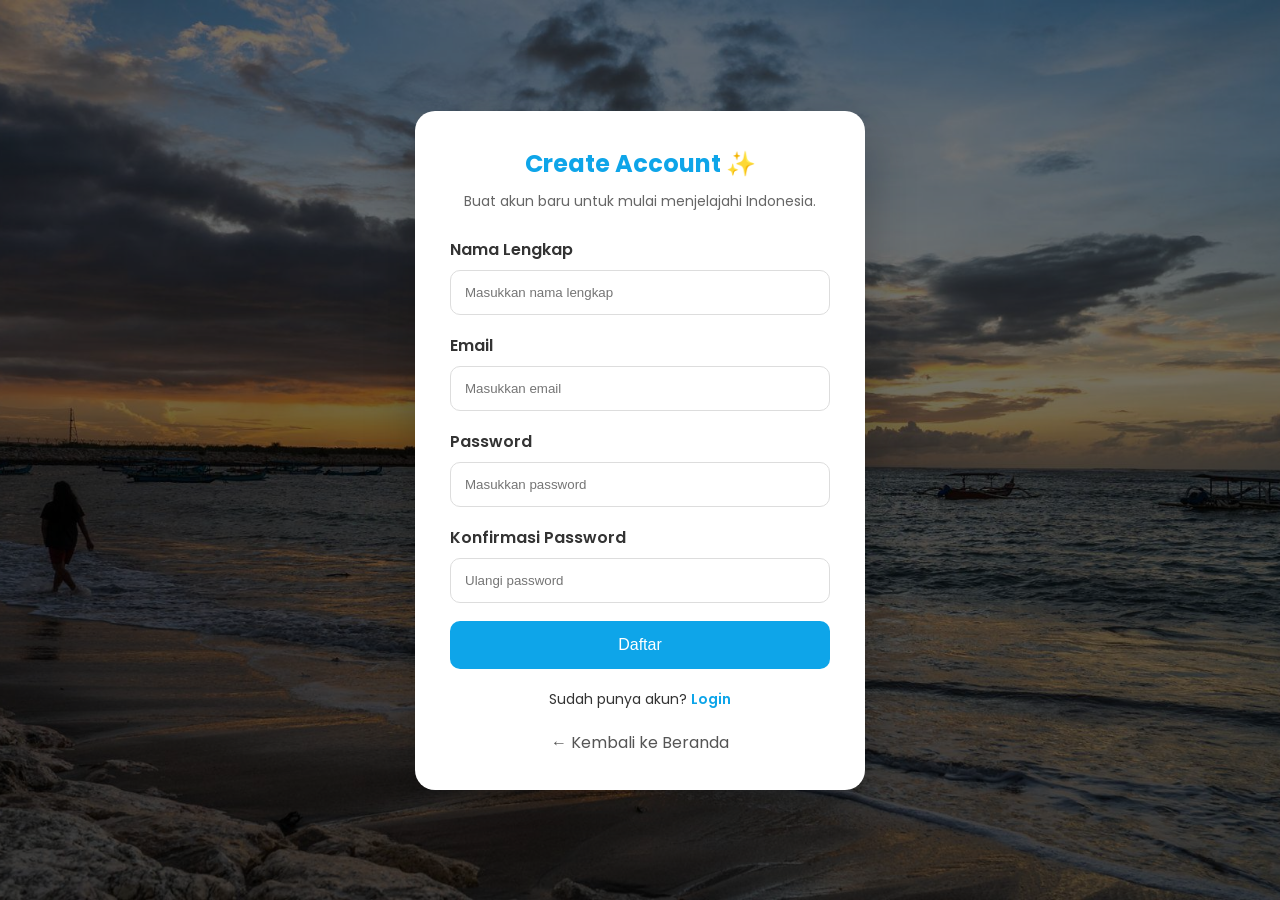
<file: register.html>
<!DOCTYPE html>
<html lang="en">

<head>

    <meta charset="UTF-8">

    <meta name="viewport" content="width=device-width, initial-scale=1.0">

    <title>Register - Assisten Tour</title>

    <link rel="stylesheet" href="assets/css/style.css">

    <link rel="preconnect" href="https://fonts.googleapis.com">

    <link rel="preconnect" href="https://fonts.gstatic.com" crossorigin>

    <link href="https://fonts.googleapis.com/css2?family=Poppins:wght@300;400;500;600;700&display=swap"
        rel="stylesheet">

    <style>

        body{

            background:url("assets/img/banner3.jpg") center center/cover no-repeat fixed;

            display:flex;

            justify-content:center;

            align-items:center;

            min-height:100vh;

        }

        .bg-overlay{

            position:fixed;

            inset:0;

            background:rgba(0,0,0,.55);

        }

        .register-card{

            position:relative;

            z-index:2;

            width:90%;

            max-width:450px;

            background:white;

            padding:35px;

            border-radius:20px;

            box-shadow:0 20px 50px rgba(0,0,0,.25);

            animation:fadeUp .8s;

        }

        .register-card h2{

            text-align:center;

            color:#0ea5e9;

            margin-bottom:10px;

        }

        .register-card p{

            text-align:center;

            color:#666;

            margin-bottom:25px;

            font-size:14px;

        }

        .form-group{

            margin-bottom:18px;

        }

        .form-group label{

            display:block;

            margin-bottom:8px;

            font-weight:600;

        }

        .form-group input{

            width:100%;

            padding:14px;

            border:1px solid #ddd;

            border-radius:10px;

            outline:none;

            transition:.3s;

        }

        .form-group input:focus{

            border-color:#0ea5e9;

        }

        .register-btn{

            width:100%;

            background:#0ea5e9;

            color:white;

            border:none;

            padding:15px;

            border-radius:10px;

            font-size:16px;

            cursor:pointer;

            transition:.3s;

        }

        .register-btn:hover{

            background:#0284c7;

        }

        .bottom-link{

            margin-top:20px;

            text-align:center;

            font-size:14px;

        }

        .bottom-link a{

            color:#0ea5e9;

            text-decoration:none;

            font-weight:600;

        }

        .back-home{

            display:block;

            margin-top:20px;

            text-align:center;

            text-decoration:none;

            color:#555;

        }

    </style>

</head>

<body>

<div class="bg-overlay"></div>

<div class="register-card">

<h2>Create Account ✨</h2>

<p>Buat akun baru untuk mulai menjelajahi Indonesia.</p>

<form id="registerForm">

<div class="form-group">

<label>Nama Lengkap</label>

<input
type="text"
id="name"
placeholder="Masukkan nama lengkap">

</div>

<div class="form-group">

<label>Email</label>

<input
type="email"
id="email"
placeholder="Masukkan email">

</div>

<div class="form-group">

<label>Password</label>

<input
type="password"
id="password"
placeholder="Masukkan password">

</div>

<div class="form-group">

<label>Konfirmasi Password</label>

<input
type="password"
id="confirm"
placeholder="Ulangi password">

</div>

<button
type="submit"
class="register-btn">

Daftar

</button>

</form>

<div class="bottom-link">

Sudah punya akun?

<a href="login.html">

Login

</a>

</div>

<a
href="index.html"
class="back-home">

← Kembali ke Beranda

</a>

</div>

<script>

document.getElementById("registerForm").addEventListener("submit",function(e){

e.preventDefault();

let name=document.getElementById("name").value.trim();

let email=document.getElementById("email").value.trim();

let password=document.getElementById("password").value;

let confirm=document.getElementById("confirm").value;

if(name===""||email===""||password===""||confirm===""){

alert("Semua data wajib diisi.");

return;

}

if(password.length<6){

alert("Password minimal 6 karakter.");

return;

}

if(password!==confirm){

alert("Konfirmasi password tidak sama.");

return;

}

alert("Registrasi berhasil! (Demo Mode)");

window.location.href="home.html";

});

</script>

</body>

</html>
</file>
<file: assets/css/style.css>
/* ==========================================
   Assisten Tour
   Main Stylesheet
========================================== */

*{
    margin:0;
    padding:0;
    box-sizing:border-box;
}

html{
    scroll-behavior:smooth;
}

body{
    font-family:'Poppins',sans-serif;
    background:#f5f7fb;
    color:#333;
}

/* ==========================
        HERO
========================== */

.hero{
    width:100%;
    min-height:100vh;
    background:url("../img/banner1.jpg") center center/cover no-repeat;
    position:relative;
    display:flex;
    justify-content:center;
    align-items:center;
    text-align:center;
    overflow:hidden;
}

.overlay{
    position:absolute;
    inset:0;
    background:rgba(0,0,0,.55);
}

.hero-content{
    position:relative;
    z-index:2;
    width:90%;
    max-width:700px;
    color:#fff;
    animation:fadeUp 1s ease;
}

.badge{
    display:inline-block;
    background:#ffffff;
    color:#0ea5e9;
    padding:8px 18px;
    border-radius:30px;
    font-size:14px;
    font-weight:600;
    margin-bottom:20px;
}

.hero-content h1{
    font-size:52px;
    margin-bottom:15px;
    font-weight:700;
}

.hero-content p{
    font-size:17px;
    line-height:1.8;
    opacity:.95;
}

/* ==========================
      BUTTON
========================== */

.button-group{
    margin-top:35px;
    display:flex;
    justify-content:center;
    gap:18px;
    flex-wrap:wrap;
}

.btn{
    text-decoration:none;
    padding:15px 35px;
    border-radius:12px;
    transition:.3s;
    font-weight:600;
}

.btn-primary{
    background:#0ea5e9;
    color:white;
}

.btn-primary:hover{
    background:#0284c7;
    transform:translateY(-3px);
    box-shadow:0 15px 30px rgba(0,0,0,.2);
}

.btn-secondary{
    background:white;
    color:#0ea5e9;
}

.btn-secondary:hover{
    transform:translateY(-3px);
    box-shadow:0 15px 30px rgba(0,0,0,.2);
}

/* ==========================
      SLIDER
========================== */

.slider{
    width:90%;
    max-width:1200px;
    margin:70px auto;
}

.slider h2{
    text-align:center;
    margin-bottom:30px;
    font-size:32px;
}

.slider-container{
    display:flex;
    gap:20px;
    overflow-x:auto;
    scroll-behavior:smooth;
    padding-bottom:10px;
}

.slider-container::-webkit-scrollbar{
    height:8px;
}

.slider-container::-webkit-scrollbar-thumb{
    background:#0ea5e9;
    border-radius:20px;
}

.slider-container img{
    width:380px;
    height:220px;
    object-fit:cover;
    border-radius:18px;
    flex-shrink:0;
    transition:.4s;
    cursor:pointer;
}

.slider-container img:hover{
    transform:scale(1.05);
}

/* ==========================
    DESTINATION CARD
========================== */

.preview{
    width:90%;
    max-width:1200px;
    margin:auto;
    padding-bottom:80px;
}

.preview h2{
    text-align:center;
    margin-bottom:35px;
    font-size:32px;
}

.card-container{
    display:grid;
    grid-template-columns:repeat(auto-fit,minmax(260px,1fr));
    gap:25px;
}

.card{
    background:white;
    border-radius:18px;
    overflow:hidden;
    box-shadow:0 10px 25px rgba(0,0,0,.08);
    transition:.3s;
}

.card:hover{
    transform:translateY(-8px);
}

.card img{
    width:100%;
    height:210px;
    object-fit:cover;
}

.card h3{
    padding:20px 20px 8px;
    color:#0f172a;
}

.card p{
    padding:0 20px 25px;
    color:#666;
    line-height:1.7;
}

/* ==========================
        FOOTER
========================== */

footer{
    background:#0f172a;
    color:white;
    text-align:center;
    padding:25px;
    margin-top:40px;
}

/* ==========================
      ANIMATION
========================== */

@keyframes fadeUp{

    from{
        opacity:0;
        transform:translateY(40px);
    }

    to{
        opacity:1;
        transform:translateY(0);
    }

}

/* ==========================
      RESPONSIVE
========================== */

@media(max-width:992px){

.hero-content h1{
    font-size:42px;
}

.slider-container img{
    width:320px;
}

}

@media(max-width:768px){

.hero-content h1{
    font-size:34px;
}

.hero-content p{
    font-size:15px;
}

.btn{
    width:100%;
}

.slider h2,
.preview h2{
    font-size:28px;
}

.slider-container img{
    width:290px;
    height:180px;
}

}

@media(max-width:480px){

.hero-content h1{
    font-size:28px;
}

.badge{
    font-size:12px;
}

.hero-content p{
    font-size:14px;
}

.slider-container img{
    width:250px;
    height:160px;
}

}

/* ==========================
   Scroll Reveal Animation
========================== */

.card{
    opacity:0;
    transform:translateY(40px);
    transition:all .8s ease;
}

.card.show{
    opacity:1;
    transform:translateY(0);
}   

/* ==============================
   DARK MODE
============================== */

body.dark-mode{
    background:#121212 !important;
    color:#f5f5f5 !important;
    transition:.3s;
}

body.dark-mode header{
    background:linear-gradient(135deg,#1f2937,#111827)!important;
}

body.dark-mode .card,
body.dark-mode .login-card,
body.dark-mode .register-card,
body.dark-mode .stat,
body.dark-mode .menu a,
body.dark-mode .bottom-nav{

    background:#1e1e1e!important;
    color:#ffffff!important;

}

body.dark-mode input{

    background:#2d2d2d!important;
    color:white!important;
    border:1px solid #444!important;

}

body.dark-mode h1,
body.dark-mode h2,
body.dark-mode h3,
body.dark-mode p,
body.dark-mode span,
body.dark-mode label{

    color:white!important;

}

body.dark-mode .location{

    color:#cfcfcf!important;

}

body.dark-mode .description{

    color:#d9d9d9!important;

}

body.dark-mode .bottom-nav{

border-top:1px solid #333;

}
</file>
